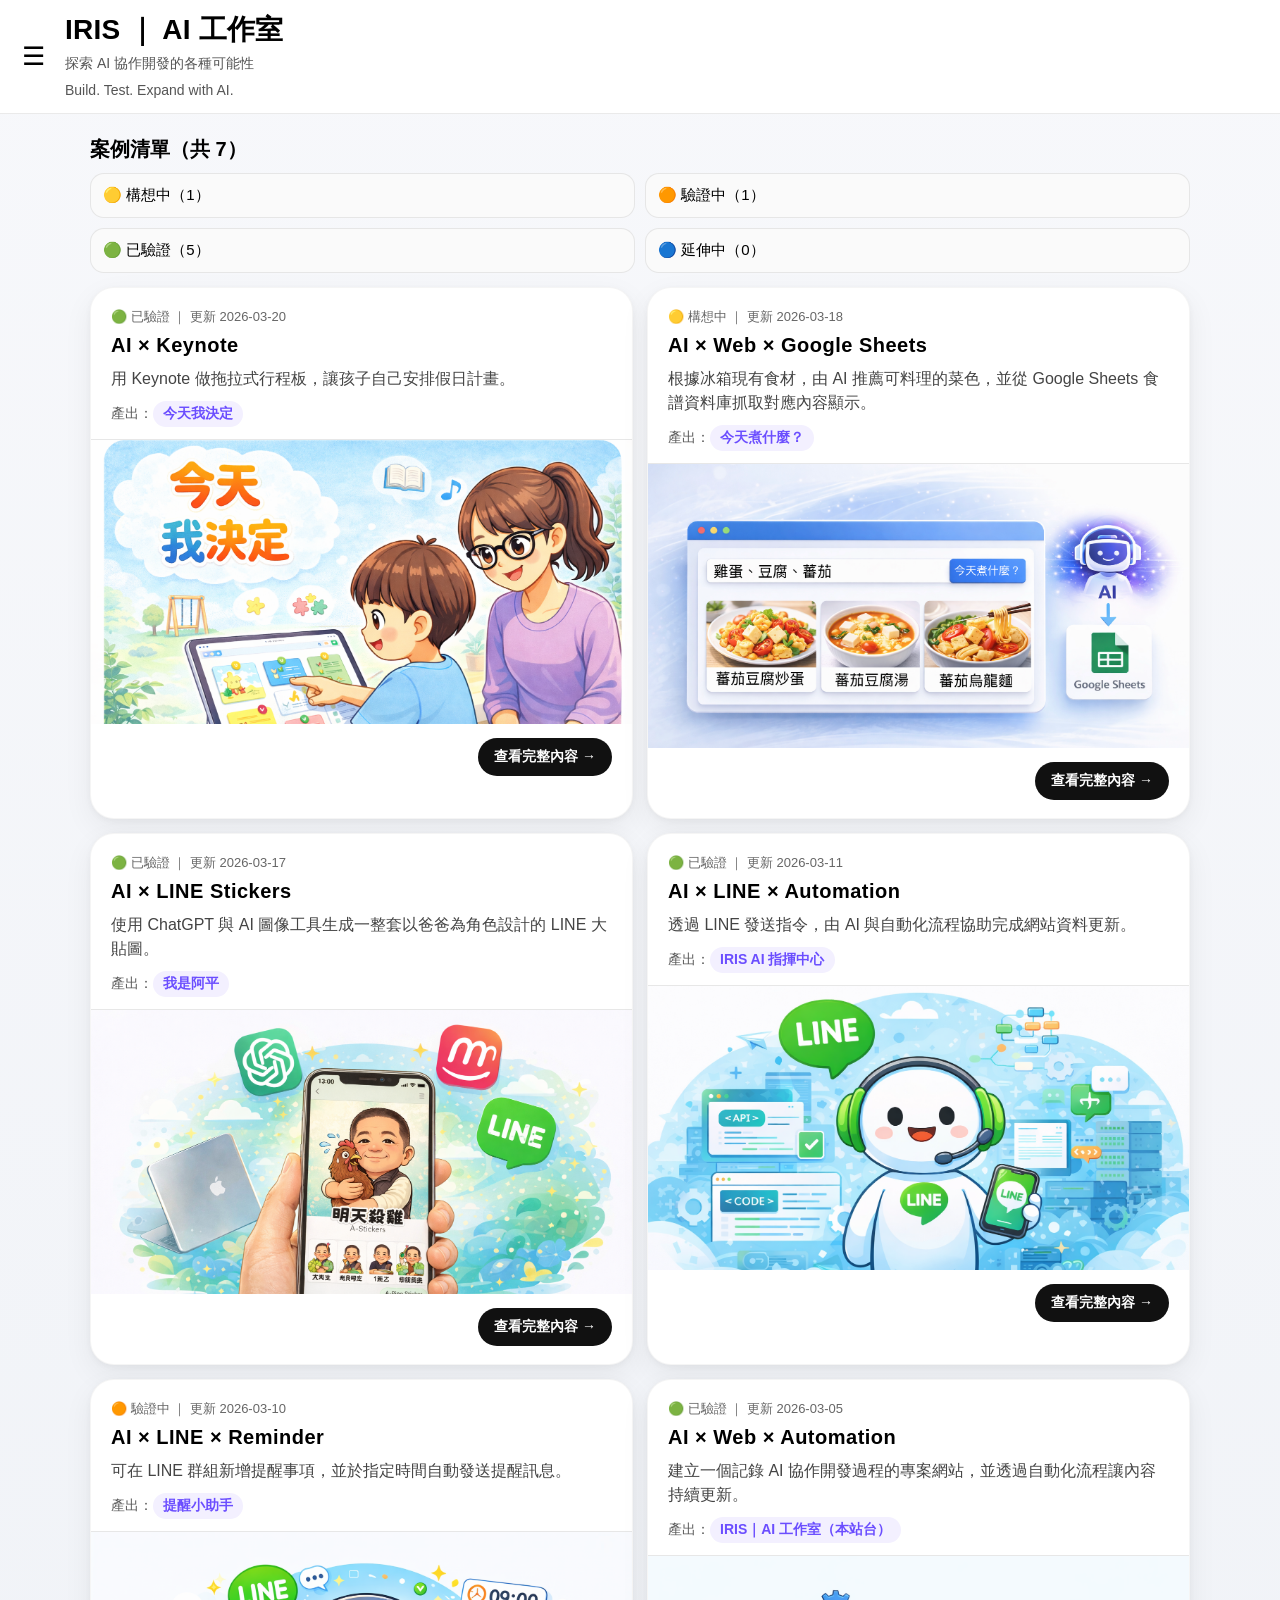
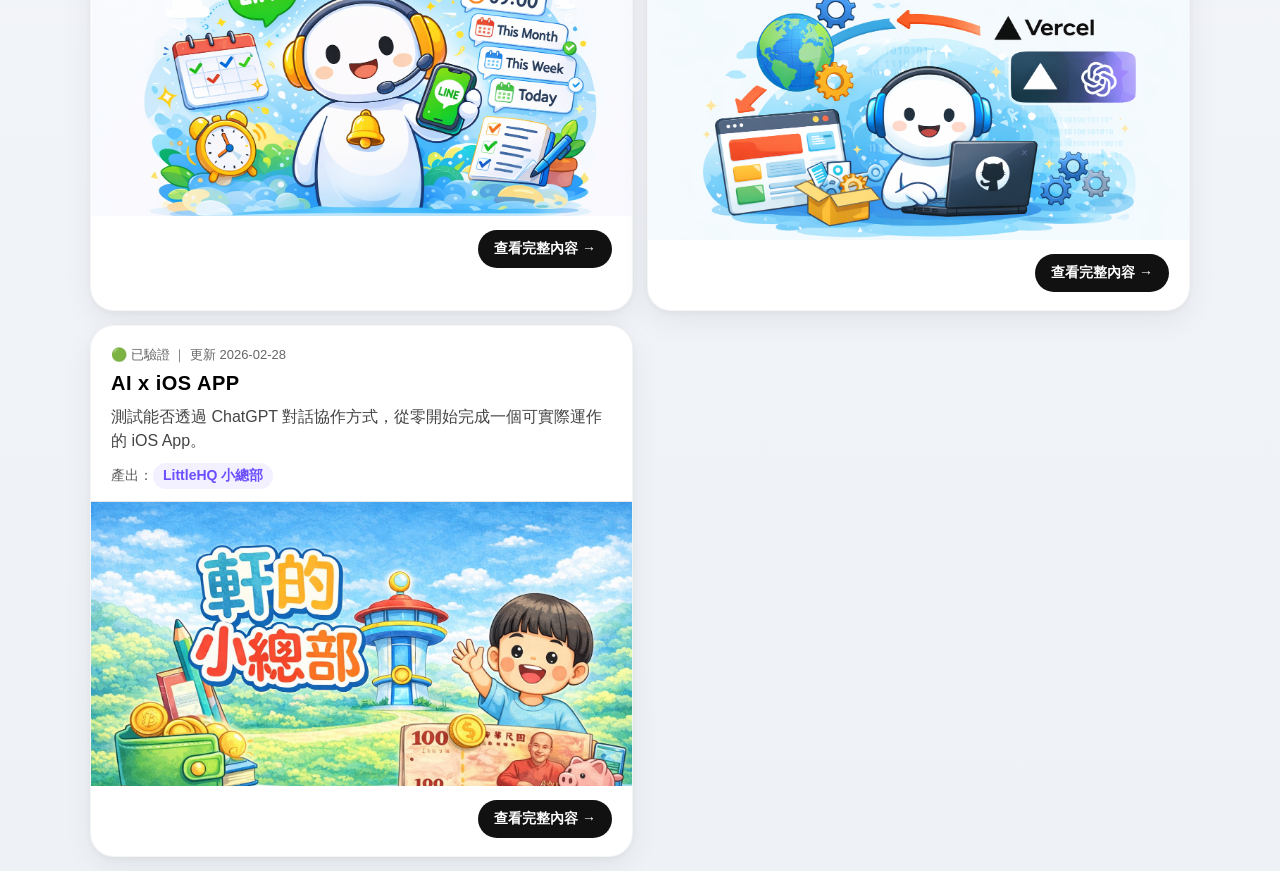
<file: index.html>
<!DOCTYPE html>
<html lang="zh-Hant">
<head>
  <meta charset="UTF-8" />
  <meta name="viewport" content="width=device-width, initial-scale=1" />
  <title>IRIS ｜ AI 工作室</title>
  <link rel="icon" type="image/png" href="/favicon.png" />
  <link rel="shortcut icon" href="/favicon.png">
  <link rel="apple-touch-icon" href="/favicon.png" />
  <link rel="stylesheet" href="./style.css?v=20260304-v1">
</head>
<body>

<header class="topbar">
  <button id="menuBtn" class="icon-btn">☰</button>
  <div class="brand">
    <h1>IRIS ｜ AI 工作室</h1>
    <p>探索 AI 協作開發的各種可能性</p>
    <p>Build. Test. Expand with AI.</p>
  </div>
</header>

<div id="overlay" class="overlay hidden"></div>

<!-- Drawer -->
<aside id="drawer" class="drawer ios-drawer" aria-hidden="true">
  <div class="drawer-header ios-header">
    <div class="drawer-title ios-title">篩選</div>
    <div class="drawer-header-actions">
      <button id="clearFilters" class="ios-clear">清除</button>
      <button id="closeBtn" class="ios-close">✕</button>
    </div>
  </div>

  <div class="drawer-scroll ios-scroll">
    <div class="ios-section">
      <div class="ios-section-title">應用類型</div>
      <div id="direction-filters" class="ios-list"></div>
    </div>

    <div class="ios-section">
      <div class="ios-section-title">技術</div>
      <div id="tech-filters" class="ios-list"></div>
    </div>
  </div>
</aside>

<main class="page">
  <div class="status-row">
    <h2 id="project-count" class="project-count"></h2>
    <div id="status-filters" class="status-chips"></div>
  </div>

  <section id="project-list"></section>
</main>


<button id="backToTop" class="back-to-top">↑</button>
<script src="./main.js?v=20260304-v1" defer></script>

</body>
</html>
</file>
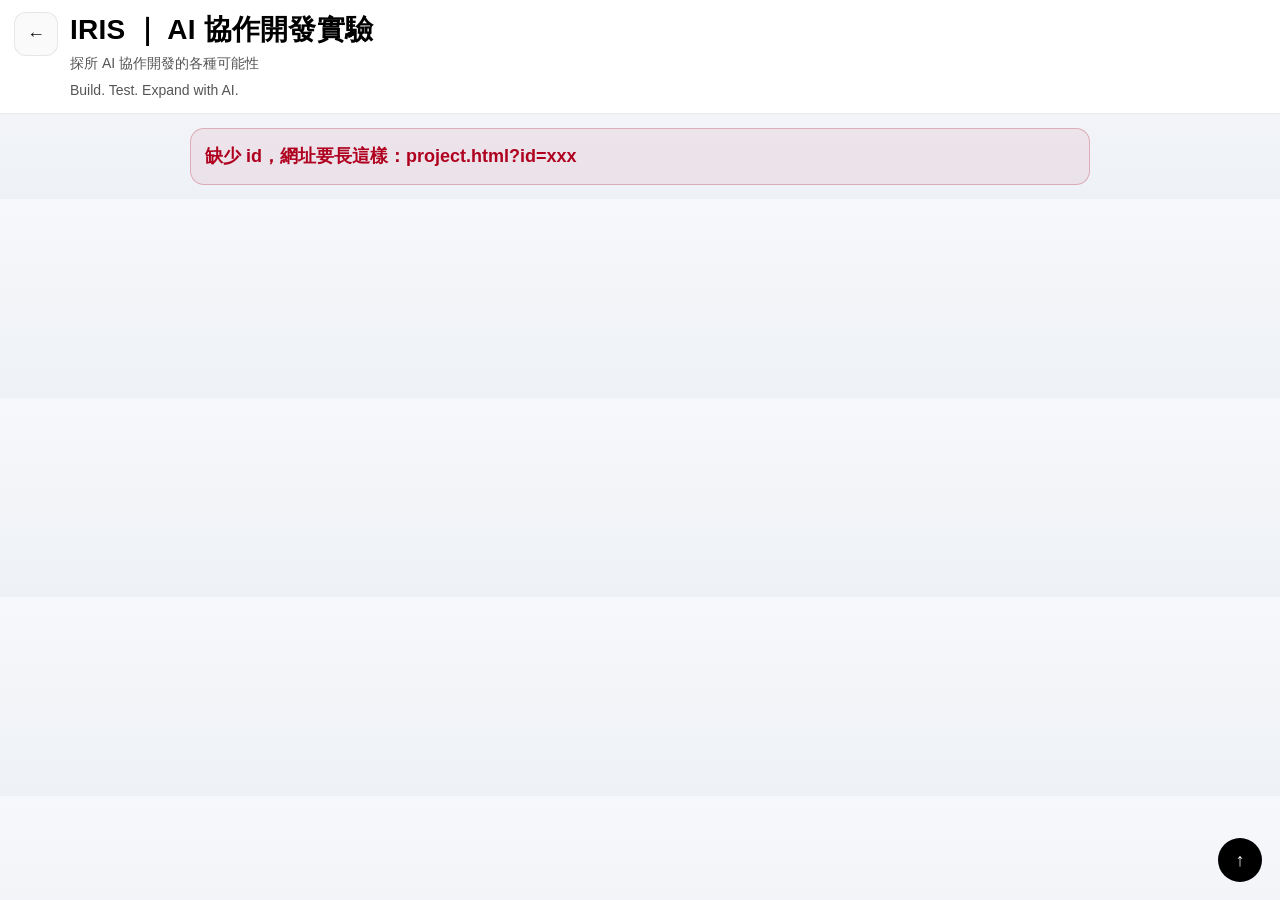
<file: project.html>
<!DOCTYPE html>
<html lang="zh-Hant">
<head>
  <meta charset="UTF-8" />
  <meta name="viewport" content="width=device-width, initial-scale=1" />
  <title>Project | IRIS ｜ AI 協作開發實驗</title>

  <link rel="icon" type="image/png" href="/favicon.png" />
  <link rel="shortcut icon" href="/favicon.png">
  <link rel="apple-touch-icon" href="/favicon.png" />
  <link rel="stylesheet" href="./style.css?v=20260304-v1">

</head>

<body>

<header class="topbar">
  <a class="back-btn" href="./index.html" aria-label="返回首頁">←</a>

  <!-- 這塊會被 project.js 改成：專案標題 + 摘要 + 狀態/更新 -->
  <div class="brand">
    <h1>IRIS ｜ AI 協作開發實驗</h1>
    <p>探所 AI 協作開發的各種可能性</p>
    <p>Build. Test. Expand with AI.</p>
  </div>
</header>

<main class="page project-page">
  <div id="detail" class="detail-wrap">
    <div class="detail-loading">載入中…</div>
  </div>
</main>

<button id="backToTop" class="back-to-top">↑</button>
<script src="./project.js?v=20260304-v1" defer></script>
</body>
</html>
</file>
<file: style.css>
:root{
  --border:#eaeaea;
  --bg-grad: linear-gradient(180deg,#f7f8fb 0%,#eef1f6 100%);
  --card-shadow: 0 10px 30px rgba(0,0,0,.06), 0 2px 6px rgba(0,0,0,.04);
  --card-border: 1px solid rgba(0,0,0,.04);
  --muted: rgba(0,0,0,.55);
}

.hidden{display:none;}
.no-scroll{overflow:hidden;}

/* ===== Base ===== */
body{
  margin:0;
  font-family:-apple-system,BlinkMacSystemFont,"Segoe UI","Noto Sans TC",Arial,sans-serif;
  font-size:18px;
  background: var(--bg-grad);
}

/* ===== Topbar ===== */
.topbar{
  display:flex;
  gap:12px;
  padding:12px 14px;
  border-bottom:1px solid var(--border);
  position:sticky;
  top:0;
  background:#fff;
  z-index:50;
}

.icon-btn{
  border:0;
  background:transparent;
  font-size:26px;
  padding:8px;
  cursor:pointer;
}

/* brand（首頁/明細共用） */
.brand h1{
  margin:0;
  font-size:28px;
  font-weight:800;
  letter-spacing:.2px;
  line-height:1.25;
}
.brand p{
  margin:6px 0 0;
  font-size:14px;
  color:#555;
  line-height:1.5;
}

/* 明細返回 */
.back-btn{
  display:inline-flex;
  align-items:center;
  justify-content:center;
  width:42px;height:42px;
  border-radius:12px;
  border:1px solid rgba(0,0,0,.08);
  background:#fafafa;
  color:#111;
  text-decoration:none;
  font-weight:900;
}

/* ===== Drawer ===== */
.overlay{
  position:fixed;
  inset:0;
  background:rgba(0,0,0,0.28);
  z-index:80;
}

.drawer{
  position:fixed;
  top:0;left:0;
  height:100vh;
  width:84%;
  max-width:360px;
  transform:translateX(-105%);
  transition:transform .25s ease;
  display:flex;
  flex-direction:column;
  z-index:90;
}

.drawer.open{transform:translateX(0);}
.ios-drawer{background:#f7f7f7;}

.ios-header{
  display:flex;
  justify-content:space-between;
  align-items:center;
  padding:12px;
  border-bottom:1px solid rgba(0,0,0,.08);
  background:rgba(247,247,247,.92);
  backdrop-filter:blur(10px);
}

.drawer-header-actions{display:flex;gap:10px;}

.ios-clear,.ios-close{
  border:1px solid rgba(0,0,0,.12);
  background:#fff;
  border-radius:12px;
  padding:8px 10px;
  font-size:13px;
  cursor:pointer;
}

.ios-close{width:36px;height:36px;}

.drawer-scroll{
  flex:1;
  overflow:auto;
  padding:12px;
}

.ios-section{margin-bottom:18px;}
.ios-section-title{
  font-size:12px;
  color:rgba(0,0,0,.55);
  margin:0 0 8px 6px;
}

.ios-list{
  display:flex;
  flex-direction:column;
  gap:10px;
  background:#fff;
  border-radius:16px;
  padding:10px;
  border:1px solid rgba(0,0,0,.08);
}

.ios-list button{
  width:100%;
  text-align:left;
  border:1px solid rgba(0,0,0,.08);
  background:#fafafa;
  border-radius:14px;
  padding:12px;
  font-size:15px;
  cursor:pointer;
  transition:transform .05s ease;
}

.ios-list button:active{transform:scale(.99);}
.ios-list button.active{
  background:#eaf2ff;
  font-weight:700;
  border-color:rgba(0,0,0,.18);
}

/* ===== Main layout (index) ===== */
.page{
  padding:14px;
  max-width:1100px;
  margin:auto;
}

.status-row{
  display:flex;
  flex-direction:column;
  gap:10px;
  margin:8px 0 14px;
}

.project-count{
  font-size:20px;
  font-weight:800;
  margin:0;
}

/* Status buttons */
.status-chips{
  display:flex;
  flex-wrap:wrap;
  gap:10px;
}

.status-chips button{
  flex:1 1 calc(50% - 10px);
  text-align:left;
  border:1px solid rgba(0,0,0,.08);
  background:#fafafa;
  border-radius:14px;
  padding:12px;
  font-size:15px;
  cursor:pointer;
  transition:transform .05s ease;
}

.status-chips button:active{transform:scale(.99);}
.status-chips button.active{
  background:#eaf2ff;
  font-weight:700;
  border-color:rgba(0,0,0,.18);
}

/* Cards grid */
#project-list{
  display:grid;
  grid-template-columns:1fr;
  gap:14px;
}

@media(min-width:768px){
  #project-list{grid-template-columns:repeat(2,1fr);}
}

/* ===== Project card ===== */
.project-card{
  background:#fff;
  border-radius:24px;
  border:var(--card-border);
  box-shadow:var(--card-shadow);
  overflow:hidden;
  transition: transform .2s ease, box-shadow .2s ease;
}

.project-card:hover{
  transform: translateY(-4px);
  box-shadow:
    0 18px 40px rgba(0,0,0,.08),
    0 4px 10px rgba(0,0,0,.06);
}

.project-card .content{padding:20px 20px 12px;}
.project-card .meta{font-size:13px;color:#666;margin-bottom:8px;}

.project-card h3{
  font-size:20px;
  margin:6px 0 10px;
  letter-spacing:.5px;
}

.project-card p{
  margin:0 0 8px;
  font-size:16px;
  color:#444;
  line-height:1.5;
}

/* Card cover */
.project-card .card-cover{
  width:100%;
  aspect-ratio:1200 / 630;
  object-fit:cover;
  object-position:center 25%;
  display:block;
  border-top:1px solid rgba(0,0,0,.05);
  background:#f3f3f3;
}}

.project-card .card-cover img{
  width:100%;
  height:100%;
  object-fit:cover;
  object-position:center 25%;
}

/* Footer action */
.card-footer{
  display:flex;
  justify-content:flex-end;
  padding:14px 20px 18px;
}

/* Primary button */
.btn{
  display:inline-flex;
  align-items:center;
  gap:6px;
  padding:10px 16px;
  border-radius:999px;
  font-weight:700;
  font-size:14px;
  text-decoration:none;
  background:#111;
  color:#fff;
  transition: all .2s ease;
}
.btn:hover{background:#000;transform:translateY(-1px);}
.btn:active{transform:scale(.99);}

/* Output badge (shared) */
.output-line{
  margin-top:10px;
  font-size:14px;
  color:rgba(0,0,0,.65);
}
.output-line strong{
  display:inline-block;
  padding:4px 10px;
  border-radius:999px;
  background:#f3f0ff;
  color:#6b4eff;
  font-weight:800;
}

/* ===== Detail page layout ===== */
.project-page{ padding-top:14px; }
.detail-wrap{ max-width:900px; margin:0 auto; }

.detail-card{
  background:#fff;
  border-radius:24px;
  border:var(--card-border);
  box-shadow:var(--card-shadow);
  overflow:hidden;
}

.detail-loading{ padding:16px; color:#666; }

.detail-cover{
  width:100%;
  aspect-ratio:1200 / 630;
  object-fit:cover;
  object-position:center 25%;
  display:block;
}

.detail-section{
  padding:18px 20px;
}
.detail-section + .detail-section{
  border-top:1px solid rgba(0,0,0,.06);
}

.section-title{
  margin:0 0 12px;
  font-size:16px;
  font-weight:900;
  letter-spacing:.2px;
}

.content-text p{
  margin:0 0 10px;
  line-height:1.65;
  color:#222;
  font-size:16px;
}

.muted{ color:var(--muted); font-size:14px; }

/* Tags in detail */
.tag-row{
  display:flex;
  flex-wrap:wrap;
  gap:8px;
}
.tag-pill{
  display:inline-block;
  padding:6px 10px;
  border-radius:999px;
  border:1px solid rgba(0,0,0,.08);
  background:#fafafa;
  font-size:13px;
  font-weight:700;
  color:#222;
}

/* Detail links */
.detail-actions{
  display:flex;
  justify-content:flex-end;
  gap:10px;
  flex-wrap:wrap;
}
.detail-link{
  display:inline-flex;
  align-items:center;
  gap:6px;
  padding:10px 16px;
  border-radius:999px;
  font-weight:800;
  font-size:14px;
  text-decoration:none;
  border:1px solid rgba(0,0,0,.08);
  background:#fafafa;
  color:#111;
}
.detail-link.primary{
  background:#111;
  color:#fff;
  border-color:rgba(0,0,0,.06);
}
.detail-link:active{transform:scale(.99);}

/* Fatal box (if you still use it) */
.fatal{
  padding:14px;
  border:1px solid rgba(176,0,32,.25);
  background:rgba(176,0,32,.06);
  color:#b00020;
  font-weight:800;
  border-radius:14px;
  line-height:1.5;
}

/* ===== Timeline (connected, auto height, single line) ===== */
.timeline2{
  display:flex;
  flex-direction:column;
  gap:22px;
  padding:4px 0;
}

.tl-item{
  position:relative;                 /* 讓 ::before 可以定位 */
  display:grid;
  grid-template-columns:44px 1fr;
  column-gap:12px;
  align-items:start;
}

/* 左欄：只負責點置中，不畫線 */
.tl-left{
  width:44px;
  display:flex;
  flex-direction:column;
  align-items:center;
}

.tl-dot{
  width:28px;
  height:28px;
  display:flex;
  align-items:center;
  justify-content:center;
  font-size:28px;
  line-height:1;
}

/* ✅ 唯一的一條線：畫在 tl-item 身上（跟內容一起長） */
.tl-item::before{
  content:"";
  position:absolute;
  left:22px;                         /* 44px 欄寬的正中間 = 22px */
  top:28px;                          /* 從圓點下緣開始 */
  bottom:-22px;                      /* 延伸跨過 gap，維持連續感 */
  width:3px;
  transform:translateX(-50%);
  background:rgba(0,0,0,.10);
  border-radius:3px;
}

/* 最後一筆不要再往下延伸 */
.tl-item:last-child::before{
  display:none;
}

/* 防呆：如果 DOM 還有 tl-line，直接關掉避免雙線 */
.tl-line{
  display:none !important;
}

/* 字體大小（你要縮小） */
.tl-date{
  font-size:15px;
  font-weight:700;
  color:rgba(0,0,0,.55);
  margin:0 0 6px;
}
.tl-title{
  font-size:16px;
  font-weight:800;
  margin:0 0 6px;
}
.tl-note{
  font-size:16px;
  line-height:1.55;
  color:rgba(0,0,0,.70);
  margin:0;
}

/* ===== Next steps ===== */
.next-list{
  margin:0;
  padding-left:18px;
}
.next-list li{
  margin:8px 0;
  line-height:1.55;
  color:#222;
  font-size:15px;
}

/* ===== Gallery (thumb) ===== */
.gallery-shell{
  display:grid;
  grid-template-columns: 44px 1fr 44px;
  align-items:center;
  gap:8px;
}
.gallery-frame{ grid-column:2; }
.g-prev{ grid-column:1; }
.g-next{ grid-column:3; }

/* arrows outside image */
.g-nav{
  position: static !important;
  width:38px;
  height:38px;
  border-radius:999px;
  border:1px solid rgba(0,0,0,.12);
  background:#fff;
  color:#111;
  font-size:28px;
  line-height:1;
  display:flex;
  align-items:center;
  justify-content:center;
  box-shadow:0 6px 18px rgba(0,0,0,.10);
  cursor:pointer;
}
.g-nav:active{ transform: scale(.98); }

/* ✅ 縮圖區背景白色（你要改掉灰色） */
.gallery-viewport{
  height: min(260px, 50vh);
  display:flex;
  align-items:center;
  justify-content:center;
  background:#fff;
  overflow:hidden;
}

/* ✅ 不裁切：原比例縮小 */
.gallery-img{
  width:auto !important;
  height:auto !important;
  max-width:100% !important;
  max-height:100% !important;
  object-fit:contain !important;
  display:block !important;
}

/* 你說要移除提示字 */
.gallery-hint{ display:none !important; }

/* ===== Lightbox ===== */
.lightbox.hidden{display:none;}
.lightbox{
  position:fixed;
  inset:0;
  z-index:999999;
}
.lightbox-backdrop{
  position:absolute;
  inset:0;
  background:rgba(0,0,0,.65);
}
.lightbox-panel{
  position:absolute;
  inset:0;
  display:flex;
  align-items:center;
  justify-content:center;
  padding:18px;
  touch-action: pan-y;
}
.lb-img{
  max-width:min(980px, 92vw);
  max-height:86vh;
  border-radius:18px;
  border:1px solid rgba(255,255,255,.18);
  box-shadow:0 20px 60px rgba(0,0,0,.35);
  background:#000;
  object-fit:contain;
}
.lb-close{
  position:absolute;
  top:18px;
  right:18px;
  width:42px;height:42px;
  border-radius:999px;
  border:1px solid rgba(255,255,255,.22);
  background:rgba(0,0,0,.45);
  color:#fff;
  font-size:18px;
  cursor:pointer;
}
.lb-nav{ display:none !important; } /* 放大後不顯示 < > */

/* ===== Back to Top ===== */
.back-to-top{
  position: fixed;
  right: 18px;
  bottom: 18px;
  width: 44px;
  height: 44px;
  border-radius: 999px;
  border: none;
  background: #000;
  color: #fff;
  font-size: 18px;
  font-weight: 900;
  cursor: pointer;
  z-index: 999999;

  opacity: 0;
  pointer-events: none;
  transform: translateY(6px);
  transition: opacity .2s ease, transform .2s ease;
}
.back-to-top.show{
  opacity: 1;
  pointer-events: auto;
  transform: translateY(0);
}
.back-to-top:active{ transform: scale(0.95); }

.output-pill{
  display:inline-block;
  padding:4px 10px;
  border-radius:999px;
  background:#f3f0ff;
  color:#6b4eff;
  font-weight:800;
  text-decoration:none;
}
</file>
